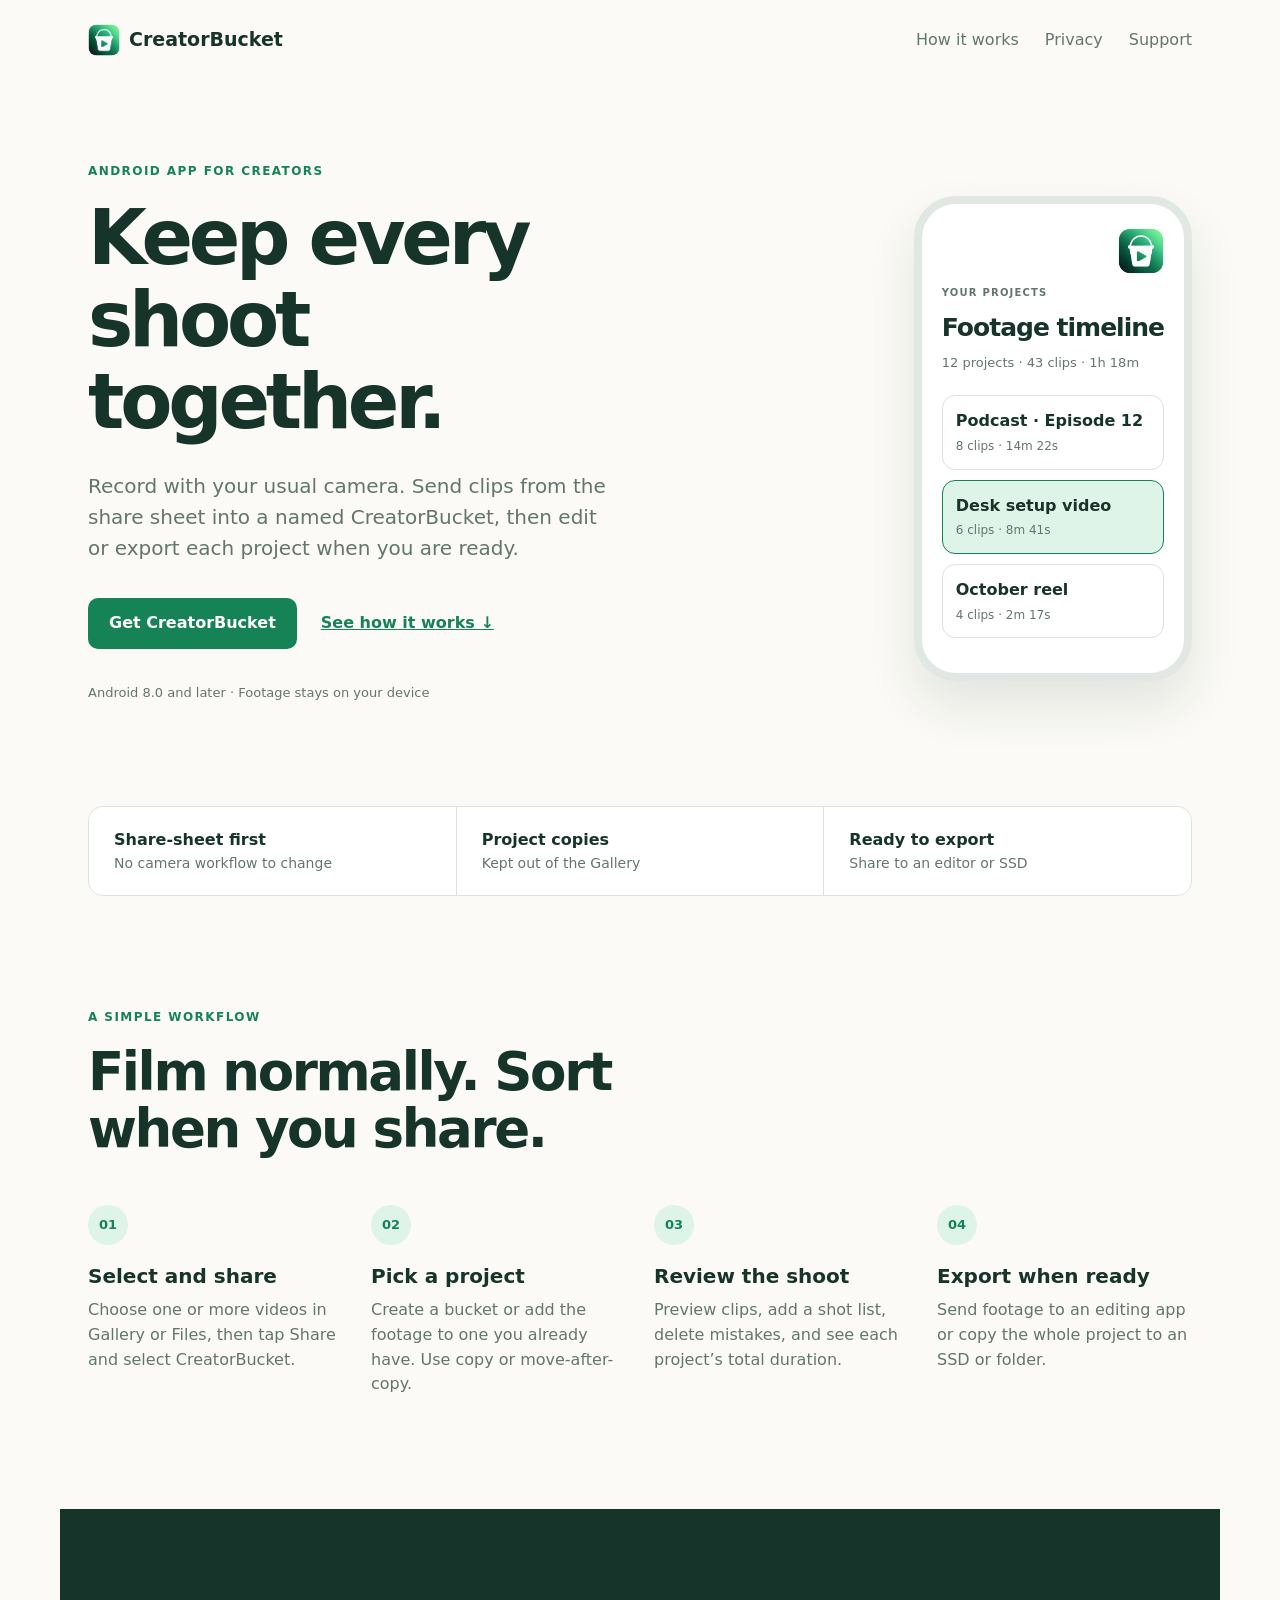
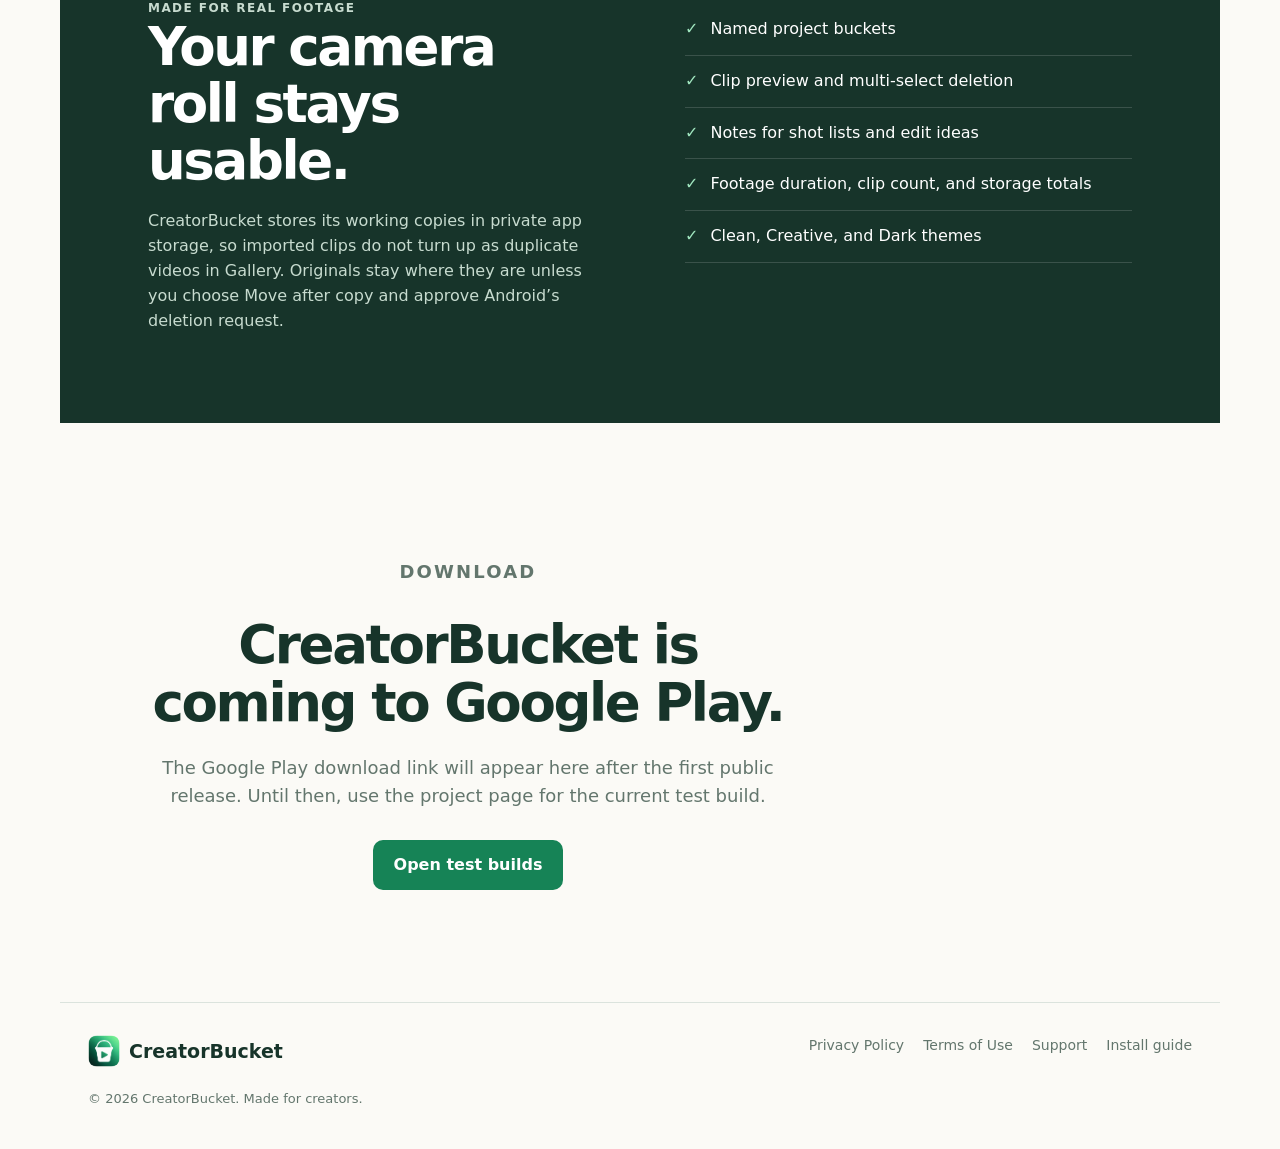
<file: site/creatorbucket/index.html>
<!doctype html>
<html lang="en">
<head>
  <meta charset="utf-8">
  <meta name="viewport" content="width=device-width, initial-scale=1">
  <meta name="description" content="CreatorBucket organizes Android camera footage into named projects, ready to share with an editor or export to an SSD.">
  <title>CreatorBucket — Keep every shoot together</title>
  <link rel="stylesheet" href="assets/site.css">
</head>
<body>
  <header class="site-header"><a class="brand" href="./"><img src="assets/icon.png" alt="CreatorBucket"> <span>CreatorBucket</span></a><nav><a href="#how-it-works">How it works</a><a href="privacy/">Privacy</a><a href="support/">Support</a></nav></header>
  <main>
    <section class="hero"><div><p class="eyebrow">ANDROID APP FOR CREATORS</p><h1>Keep every shoot<br>together.</h1><p class="lede">Record with your usual camera. Send clips from the share sheet into a named CreatorBucket, then edit or export each project when you are ready.</p><div class="actions"><a class="button" href="#download">Get CreatorBucket</a><a class="text-link" href="#how-it-works">See how it works ↓</a></div><p class="fine-print">Android 8.0 and later · Footage stays on your device</p></div><div class="hero-phone"><img src="assets/icon.png" alt="CreatorBucket app icon"><div class="phone-copy"><span>YOUR PROJECTS</span><strong>Footage timeline</strong><p>12 projects · 43 clips · 1h 18m</p><div class="project-card"><b>Podcast · Episode 12</b><small>8 clips · 14m 22s</small></div><div class="project-card active"><b>Desk setup video</b><small>6 clips · 8m 41s</small></div><div class="project-card"><b>October reel</b><small>4 clips · 2m 17s</small></div></div></div></section>
    <section class="proof"><div><strong>Share-sheet first</strong><span>No camera workflow to change</span></div><div><strong>Project copies</strong><span>Kept out of the Gallery</span></div><div><strong>Ready to export</strong><span>Share to an editor or SSD</span></div></section>
    <section id="how-it-works" class="section"><p class="eyebrow">A SIMPLE WORKFLOW</p><h2>Film normally. Sort when you share.</h2><div class="steps"><article><i>01</i><h3>Select and share</h3><p>Choose one or more videos in Gallery or Files, then tap Share and select CreatorBucket.</p></article><article><i>02</i><h3>Pick a project</h3><p>Create a bucket or add the footage to one you already have. Use copy or move-after-copy.</p></article><article><i>03</i><h3>Review the shoot</h3><p>Preview clips, add a shot list, delete mistakes, and see each project’s total duration.</p></article><article><i>04</i><h3>Export when ready</h3><p>Send footage to an editing app or copy the whole project to an SSD or folder.</p></article></div></section>
    <section class="feature-band"><div><p class="eyebrow">MADE FOR REAL FOOTAGE</p><h2>Your camera roll stays usable.</h2><p>CreatorBucket stores its working copies in private app storage, so imported clips do not turn up as duplicate videos in Gallery. Originals stay where they are unless you choose Move after copy and approve Android’s deletion request.</p></div><ul><li>Named project buckets</li><li>Clip preview and multi-select deletion</li><li>Notes for shot lists and edit ideas</li><li>Footage duration, clip count, and storage totals</li><li>Clean, Creative, and Dark themes</li></ul></section>
    <section id="download" class="section download"><p class="eyebrow">DOWNLOAD</p><h2>CreatorBucket is coming to Google Play.</h2><p>The Google Play download link will appear here after the first public release. Until then, use the project page for the current test build.</p><a class="button" href="https://github.com/asiogroup/CreatorBucket/actions" rel="noopener">Open test builds</a></section>
  </main>
  <footer><a class="brand" href="./"><img src="assets/icon.png" alt=""> <span>CreatorBucket</span></a><div><a href="privacy/">Privacy Policy</a><a href="terms/">Terms of Use</a><a href="support/">Support</a><a href="install/">Install guide</a></div><p>© 2026 CreatorBucket. Made for creators.</p></footer>
</body>
</html>
</file>
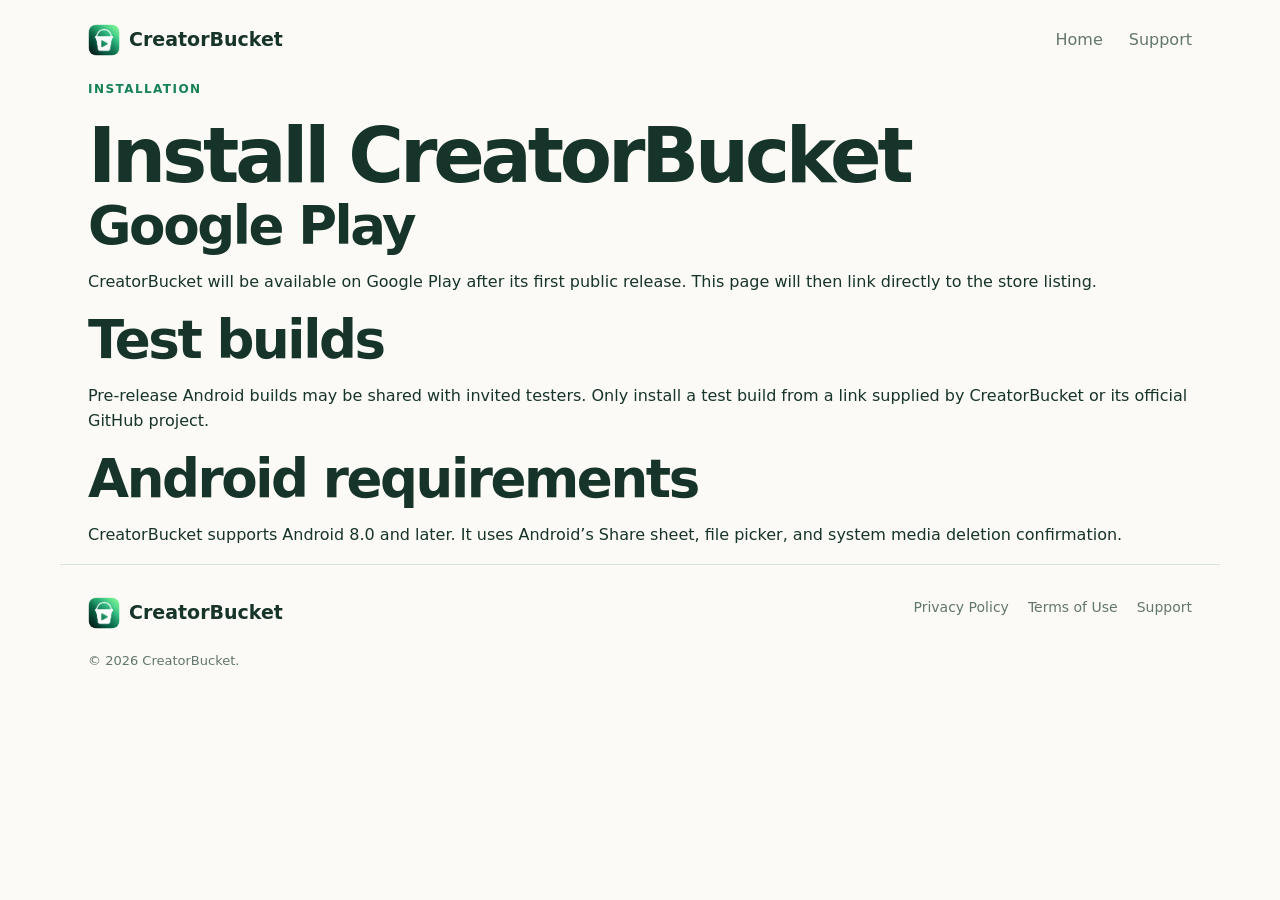
<file: site/creatorbucket/install/index.html>
<!doctype html><html lang="en"><head><meta charset="utf-8"><meta name="viewport" content="width=device-width,initial-scale=1"><title>Install CreatorBucket</title><link rel="stylesheet" href="../assets/site.css"></head><body><header class="site-header"><a class="brand" href="../"><img src="../assets/icon.png" alt="CreatorBucket"> <span>CreatorBucket</span></a><nav><a href="../">Home</a><a href="../support/">Support</a></nav></header><main class="legal"><p class="eyebrow">INSTALLATION</p><h1>Install CreatorBucket</h1><h2>Google Play</h2><p>CreatorBucket will be available on Google Play after its first public release. This page will then link directly to the store listing.</p><h2>Test builds</h2><p>Pre-release Android builds may be shared with invited testers. Only install a test build from a link supplied by CreatorBucket or its official GitHub project.</p><h2>Android requirements</h2><p>CreatorBucket supports Android 8.0 and later. It uses Android’s Share sheet, file picker, and system media deletion confirmation.</p></main><footer><a class="brand" href="../"><img src="../assets/icon.png" alt=""> <span>CreatorBucket</span></a><div><a href="../privacy/">Privacy Policy</a><a href="../terms/">Terms of Use</a><a href="../support/">Support</a></div><p>© 2026 CreatorBucket.</p></footer></body></html>
</file>
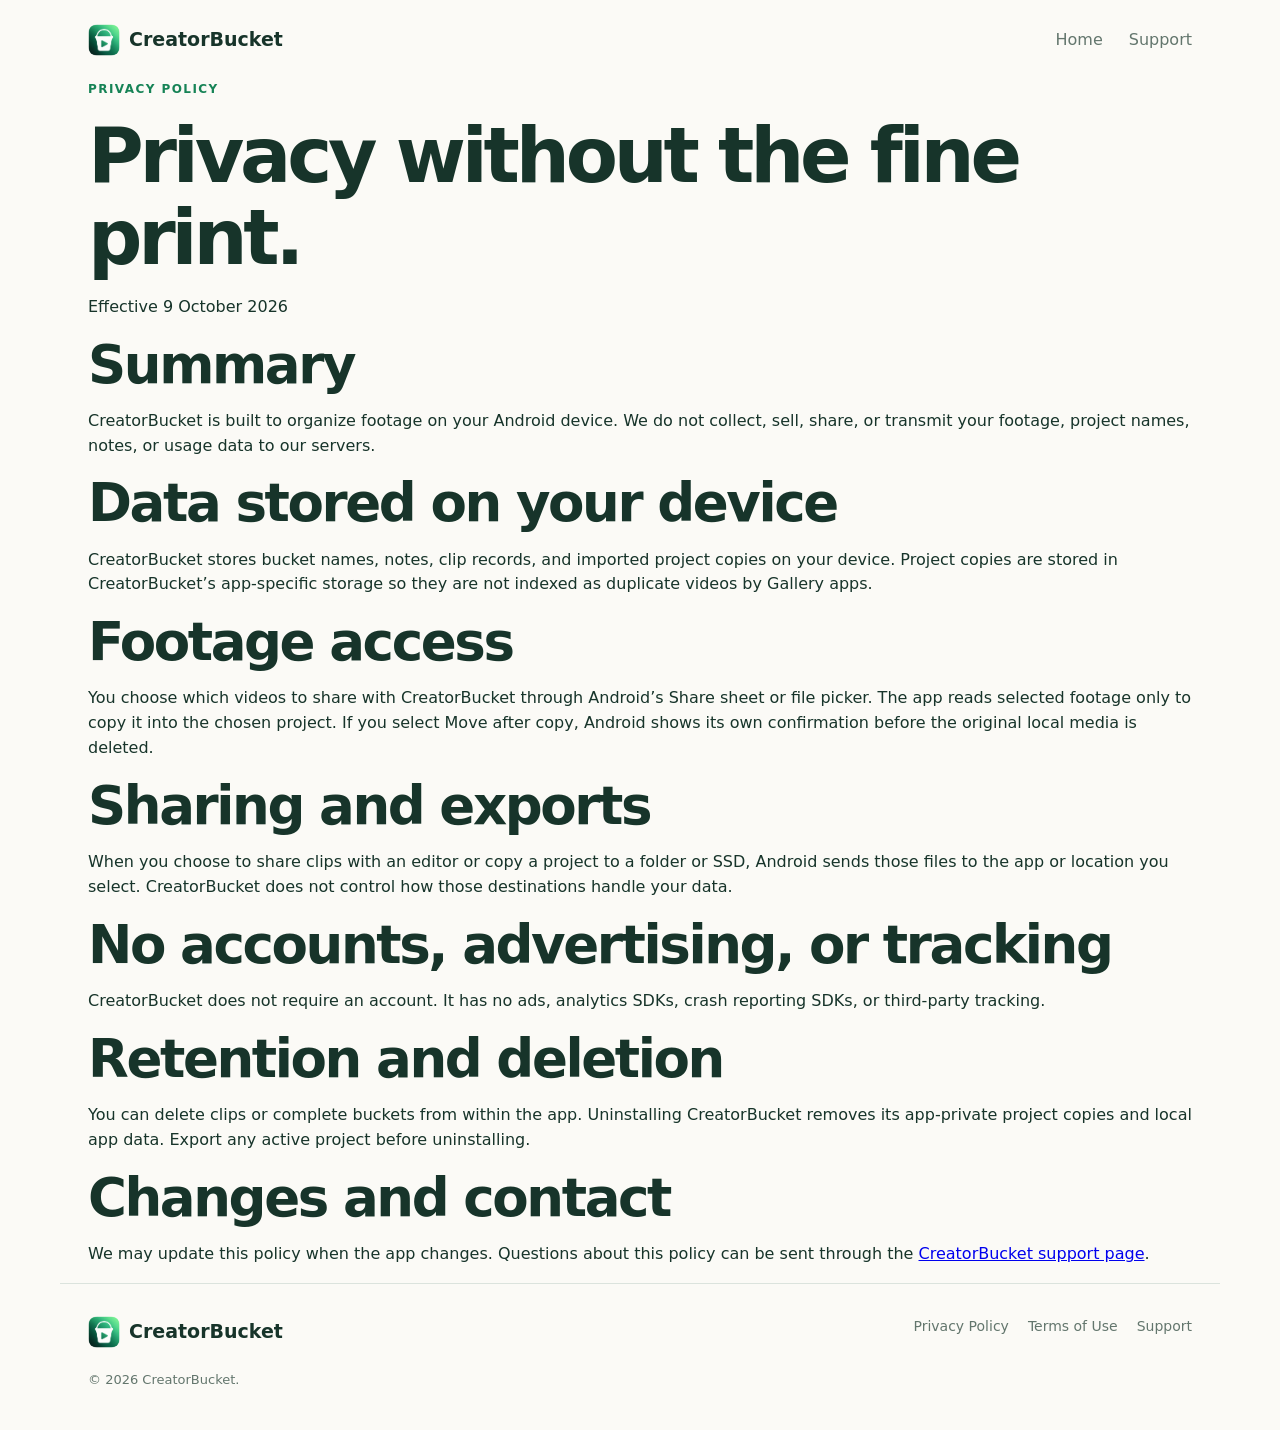
<file: site/creatorbucket/privacy/index.html>
<!doctype html><html lang="en"><head><meta charset="utf-8"><meta name="viewport" content="width=device-width,initial-scale=1"><title>Privacy Policy — CreatorBucket</title><link rel="stylesheet" href="../assets/site.css"></head><body><header class="site-header"><a class="brand" href="../"><img src="../assets/icon.png" alt="CreatorBucket"> <span>CreatorBucket</span></a><nav><a href="../">Home</a><a href="../support/">Support</a></nav></header><main class="legal"><p class="eyebrow">PRIVACY POLICY</p><h1>Privacy without the fine print.</h1><p class="updated">Effective 9 October 2026</p><h2>Summary</h2><p>CreatorBucket is built to organize footage on your Android device. We do not collect, sell, share, or transmit your footage, project names, notes, or usage data to our servers.</p><h2>Data stored on your device</h2><p>CreatorBucket stores bucket names, notes, clip records, and imported project copies on your device. Project copies are stored in CreatorBucket’s app-specific storage so they are not indexed as duplicate videos by Gallery apps.</p><h2>Footage access</h2><p>You choose which videos to share with CreatorBucket through Android’s Share sheet or file picker. The app reads selected footage only to copy it into the chosen project. If you select Move after copy, Android shows its own confirmation before the original local media is deleted.</p><h2>Sharing and exports</h2><p>When you choose to share clips with an editor or copy a project to a folder or SSD, Android sends those files to the app or location you select. CreatorBucket does not control how those destinations handle your data.</p><h2>No accounts, advertising, or tracking</h2><p>CreatorBucket does not require an account. It has no ads, analytics SDKs, crash reporting SDKs, or third-party tracking.</p><h2>Retention and deletion</h2><p>You can delete clips or complete buckets from within the app. Uninstalling CreatorBucket removes its app-private project copies and local app data. Export any active project before uninstalling.</p><h2>Changes and contact</h2><p>We may update this policy when the app changes. Questions about this policy can be sent through the <a href="../support/">CreatorBucket support page</a>.</p></main><footer><a class="brand" href="../"><img src="../assets/icon.png" alt=""> <span>CreatorBucket</span></a><div><a href="./">Privacy Policy</a><a href="../terms/">Terms of Use</a><a href="../support/">Support</a></div><p>© 2026 CreatorBucket.</p></footer></body></html>
</file>
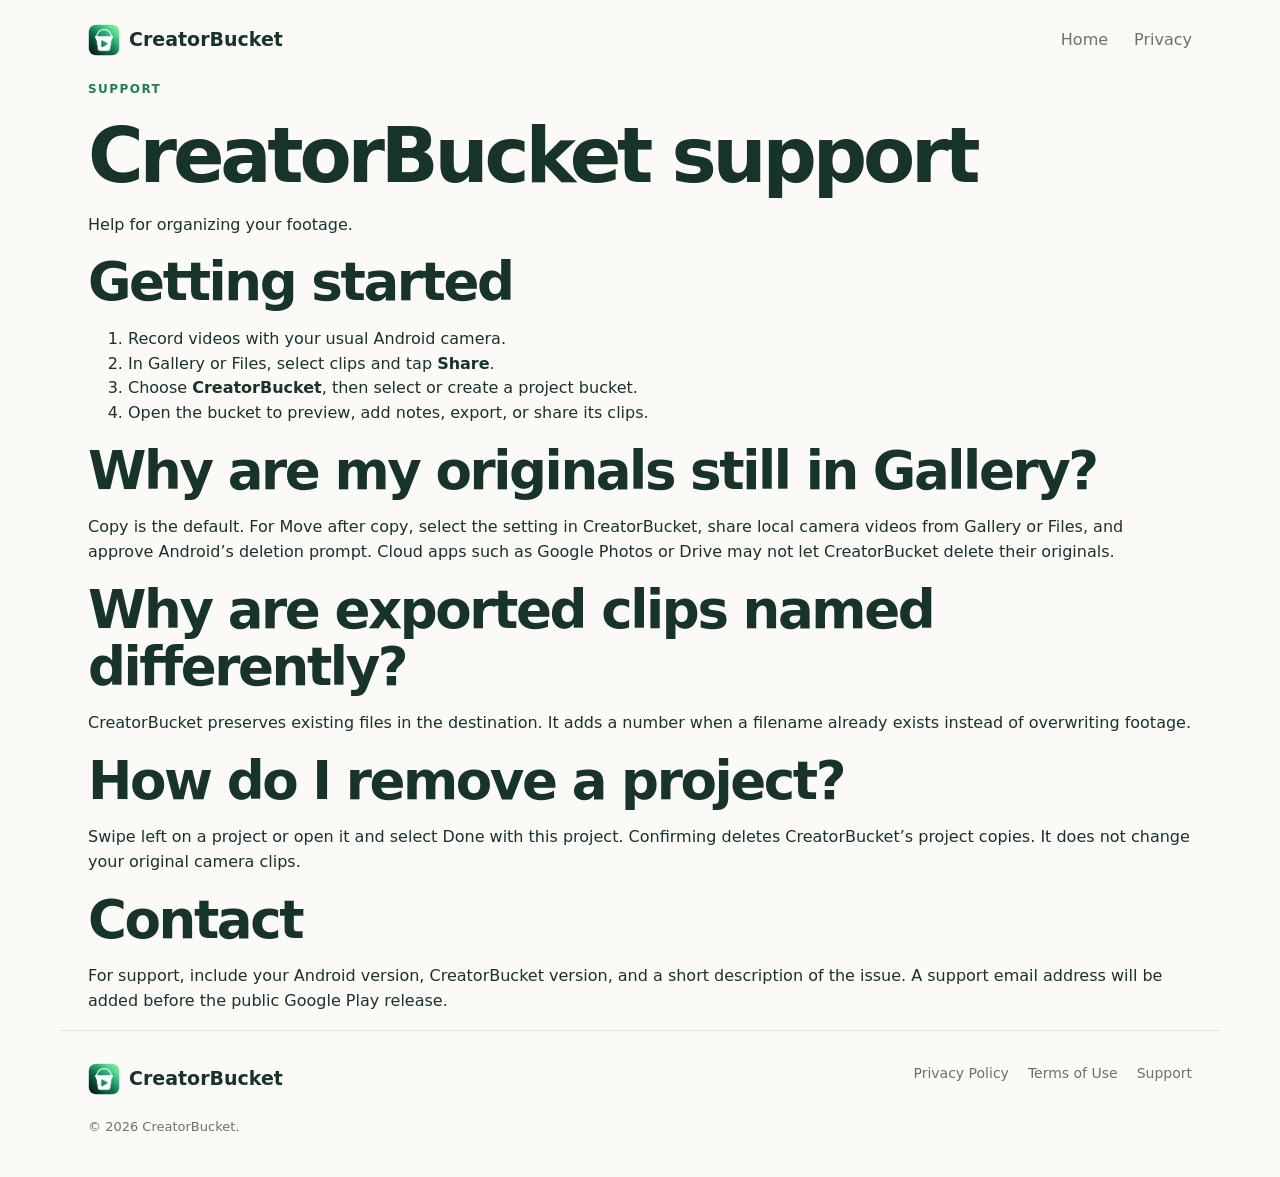
<file: site/creatorbucket/support/index.html>
<!doctype html><html lang="en"><head><meta charset="utf-8"><meta name="viewport" content="width=device-width,initial-scale=1"><title>Support — CreatorBucket</title><link rel="stylesheet" href="../assets/site.css"></head><body><header class="site-header"><a class="brand" href="../"><img src="../assets/icon.png" alt="CreatorBucket"> <span>CreatorBucket</span></a><nav><a href="../">Home</a><a href="../privacy/">Privacy</a></nav></header><main class="legal"><p class="eyebrow">SUPPORT</p><h1>CreatorBucket support</h1><p class="updated">Help for organizing your footage.</p><h2>Getting started</h2><ol><li>Record videos with your usual Android camera.</li><li>In Gallery or Files, select clips and tap <b>Share</b>.</li><li>Choose <b>CreatorBucket</b>, then select or create a project bucket.</li><li>Open the bucket to preview, add notes, export, or share its clips.</li></ol><h2>Why are my originals still in Gallery?</h2><p>Copy is the default. For Move after copy, select the setting in CreatorBucket, share local camera videos from Gallery or Files, and approve Android’s deletion prompt. Cloud apps such as Google Photos or Drive may not let CreatorBucket delete their originals.</p><h2>Why are exported clips named differently?</h2><p>CreatorBucket preserves existing files in the destination. It adds a number when a filename already exists instead of overwriting footage.</p><h2>How do I remove a project?</h2><p>Swipe left on a project or open it and select Done with this project. Confirming deletes CreatorBucket’s project copies. It does not change your original camera clips.</p><h2>Contact</h2><p>For support, include your Android version, CreatorBucket version, and a short description of the issue. A support email address will be added before the public Google Play release.</p></main><footer><a class="brand" href="../"><img src="../assets/icon.png" alt=""> <span>CreatorBucket</span></a><div><a href="../privacy/">Privacy Policy</a><a href="../terms/">Terms of Use</a><a href="./">Support</a></div><p>© 2026 CreatorBucket.</p></footer></body></html>
</file>
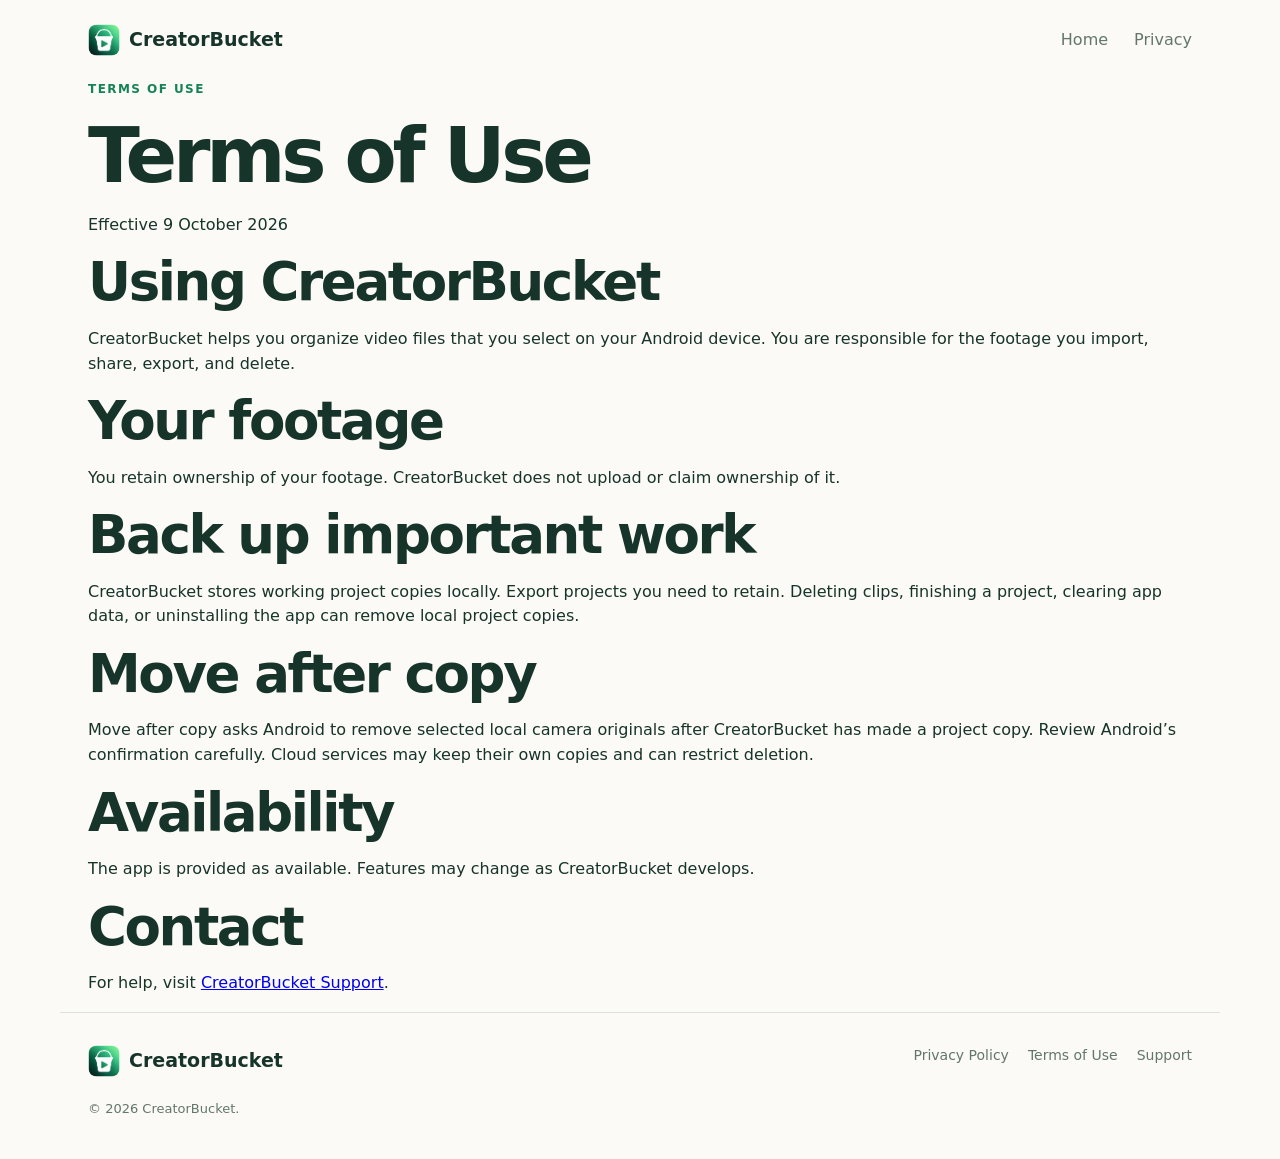
<file: site/creatorbucket/terms/index.html>
<!doctype html><html lang="en"><head><meta charset="utf-8"><meta name="viewport" content="width=device-width,initial-scale=1"><title>Terms of Use — CreatorBucket</title><link rel="stylesheet" href="../assets/site.css"></head><body><header class="site-header"><a class="brand" href="../"><img src="../assets/icon.png" alt="CreatorBucket"> <span>CreatorBucket</span></a><nav><a href="../">Home</a><a href="../privacy/">Privacy</a></nav></header><main class="legal"><p class="eyebrow">TERMS OF USE</p><h1>Terms of Use</h1><p class="updated">Effective 9 October 2026</p><h2>Using CreatorBucket</h2><p>CreatorBucket helps you organize video files that you select on your Android device. You are responsible for the footage you import, share, export, and delete.</p><h2>Your footage</h2><p>You retain ownership of your footage. CreatorBucket does not upload or claim ownership of it.</p><h2>Back up important work</h2><p>CreatorBucket stores working project copies locally. Export projects you need to retain. Deleting clips, finishing a project, clearing app data, or uninstalling the app can remove local project copies.</p><h2>Move after copy</h2><p>Move after copy asks Android to remove selected local camera originals after CreatorBucket has made a project copy. Review Android’s confirmation carefully. Cloud services may keep their own copies and can restrict deletion.</p><h2>Availability</h2><p>The app is provided as available. Features may change as CreatorBucket develops.</p><h2>Contact</h2><p>For help, visit <a href="../support/">CreatorBucket Support</a>.</p></main><footer><a class="brand" href="../"><img src="../assets/icon.png" alt=""> <span>CreatorBucket</span></a><div><a href="../privacy/">Privacy Policy</a><a href="./">Terms of Use</a><a href="../support/">Support</a></div><p>© 2026 CreatorBucket.</p></footer></body></html>
</file>
<file: site/creatorbucket/assets/site.css>
:root{--ink:#17342a;--green:#168356;--mint:#dff4e8;--paper:#fbfaf6;--muted:#63766d;--line:#dbe3dd}*{box-sizing:border-box}body{margin:0;background:var(--paper);color:var(--ink);font:16px/1.55 Inter,ui-sans-serif,system-ui,-apple-system,BlinkMacSystemFont,"Segoe UI",sans-serif}.site-header,main,footer{max-width:1160px;margin:auto;padding-left:28px;padding-right:28px}.site-header{height:80px;display:flex;align-items:center;justify-content:space-between}.brand{display:flex;align-items:center;gap:9px;color:var(--ink);font-size:19px;font-weight:800;text-decoration:none}.brand img{width:32px;height:32px;border-radius:9px}nav{display:flex;gap:26px}nav a,footer a{color:var(--muted);text-decoration:none}nav a:hover,footer a:hover,.text-link{color:var(--green)}.hero{padding-top:82px;padding-bottom:90px;display:grid;grid-template-columns:1.05fr .95fr;gap:90px;align-items:center}.eyebrow{font-size:12px;font-weight:800;letter-spacing:.12em;color:var(--green);margin:0 0 16px}h1,h2,h3{line-height:1.08;margin:0;color:var(--ink)}h1{font-size:clamp(42px,6vw,76px);letter-spacing:-.055em}h2{font-size:clamp(34px,4.2vw,53px);letter-spacing:-.045em}.lede{font-size:20px;max-width:580px;color:var(--muted);margin:28px 0}.actions{display:flex;align-items:center;gap:24px;margin:34px 0}.button{background:var(--green);color:#fff;text-decoration:none;padding:13px 21px;border-radius:10px;font-weight:750;display:inline-block}.text-link{font-weight:700}.fine-print{font-size:13px;color:var(--muted)}.hero-phone{border:8px solid #e1e8e3;border-radius:42px;background:#fff;max-width:360px;justify-self:end;box-shadow:0 25px 50px #19372a1b;padding:24px 20px 25px}.hero-phone>img{width:46px;height:46px;border-radius:14px;float:right}.phone-copy{padding-top:51px}.phone-copy>span{font-size:10px;letter-spacing:.12em;font-weight:800;color:var(--muted)}.phone-copy strong{display:block;font-size:25px;letter-spacing:-.04em;margin-top:5px}.phone-copy p{font-size:13px;margin:5px 0 22px;color:var(--muted)}.project-card{border:1px solid var(--line);border-radius:13px;padding:13px;margin:10px 0}.project-card.active{border-color:var(--green);background:var(--mint)}.project-card b,.project-card small{display:block}.project-card small{color:var(--muted);font-size:12px;margin-top:3px}.proof{display:grid;grid-template-columns:repeat(3,1fr);gap:1px;background:var(--line);border:1px solid var(--line);border-radius:15px;overflow:hidden}.proof div{padding:21px 25px;background:#fff}.proof strong,.proof span{display:block}.proof span{color:var(--muted);font-size:14px}.section{padding:112px 0}.section>h2{max-width:650px}.steps{display:grid;grid-template-columns:repeat(4,1fr);gap:28px;margin-top:48px}.steps i{width:40px;height:40px;border-radius:50%;background:var(--mint);display:grid;place-items:center;font-style:normal;color:var(--green);font-size:13px;font-weight:800}.steps h3{font-size:20px;margin:21px 0 10px}.steps p,.feature-band p,.download p{color:var(--muted);margin:0}.feature-band{margin:0 -28px;padding:90px max(28px,calc((100vw - 1104px)/2));background:var(--ink);color:#fff;display:grid;grid-template-columns:1fr 1fr;gap:90px}.feature-band h2{color:#fff;margin-bottom:20px}.feature-band p{color:#c7dbcf;max-width:550px}.feature-band ul{margin:0;padding:5px 0;list-style:none}.feature-band li{border-bottom:1px solid #ffffff26;padding:13px 0}.feature-band li:before{content:'✓';color:#a1e7c0;margin-right:12px;font-weight:800}.download{text-align:center;max-width:760px}.download h2{margin:auto}.download p{font-size:18px;margin:23px auto 30px;max-width:620px}footer{border-top:1px solid var(--line);padding-top:32px;padding-bottom:40px;display:grid;grid-template-columns:1fr auto;gap:22px}footer div{display:flex;gap:19px;font-size:14px}footer p{margin:0;grid-column:1/-1;color:var(--muted);font-size:13px}@media(max-width:760px){.site-header{height:70px}.site-header nav{display:none}.hero{padding-top:44px;padding-bottom:60px;grid-template-columns:1fr;gap:44px}.hero-phone{justify-self:start}.proof,.steps{grid-template-columns:1fr}.feature-band{grid-template-columns:1fr;gap:38px;padding-top:60px;padding-bottom:60px}.section{padding:72px 0}footer{grid-template-columns:1fr}footer div{flex-wrap:wrap}}
</file>
